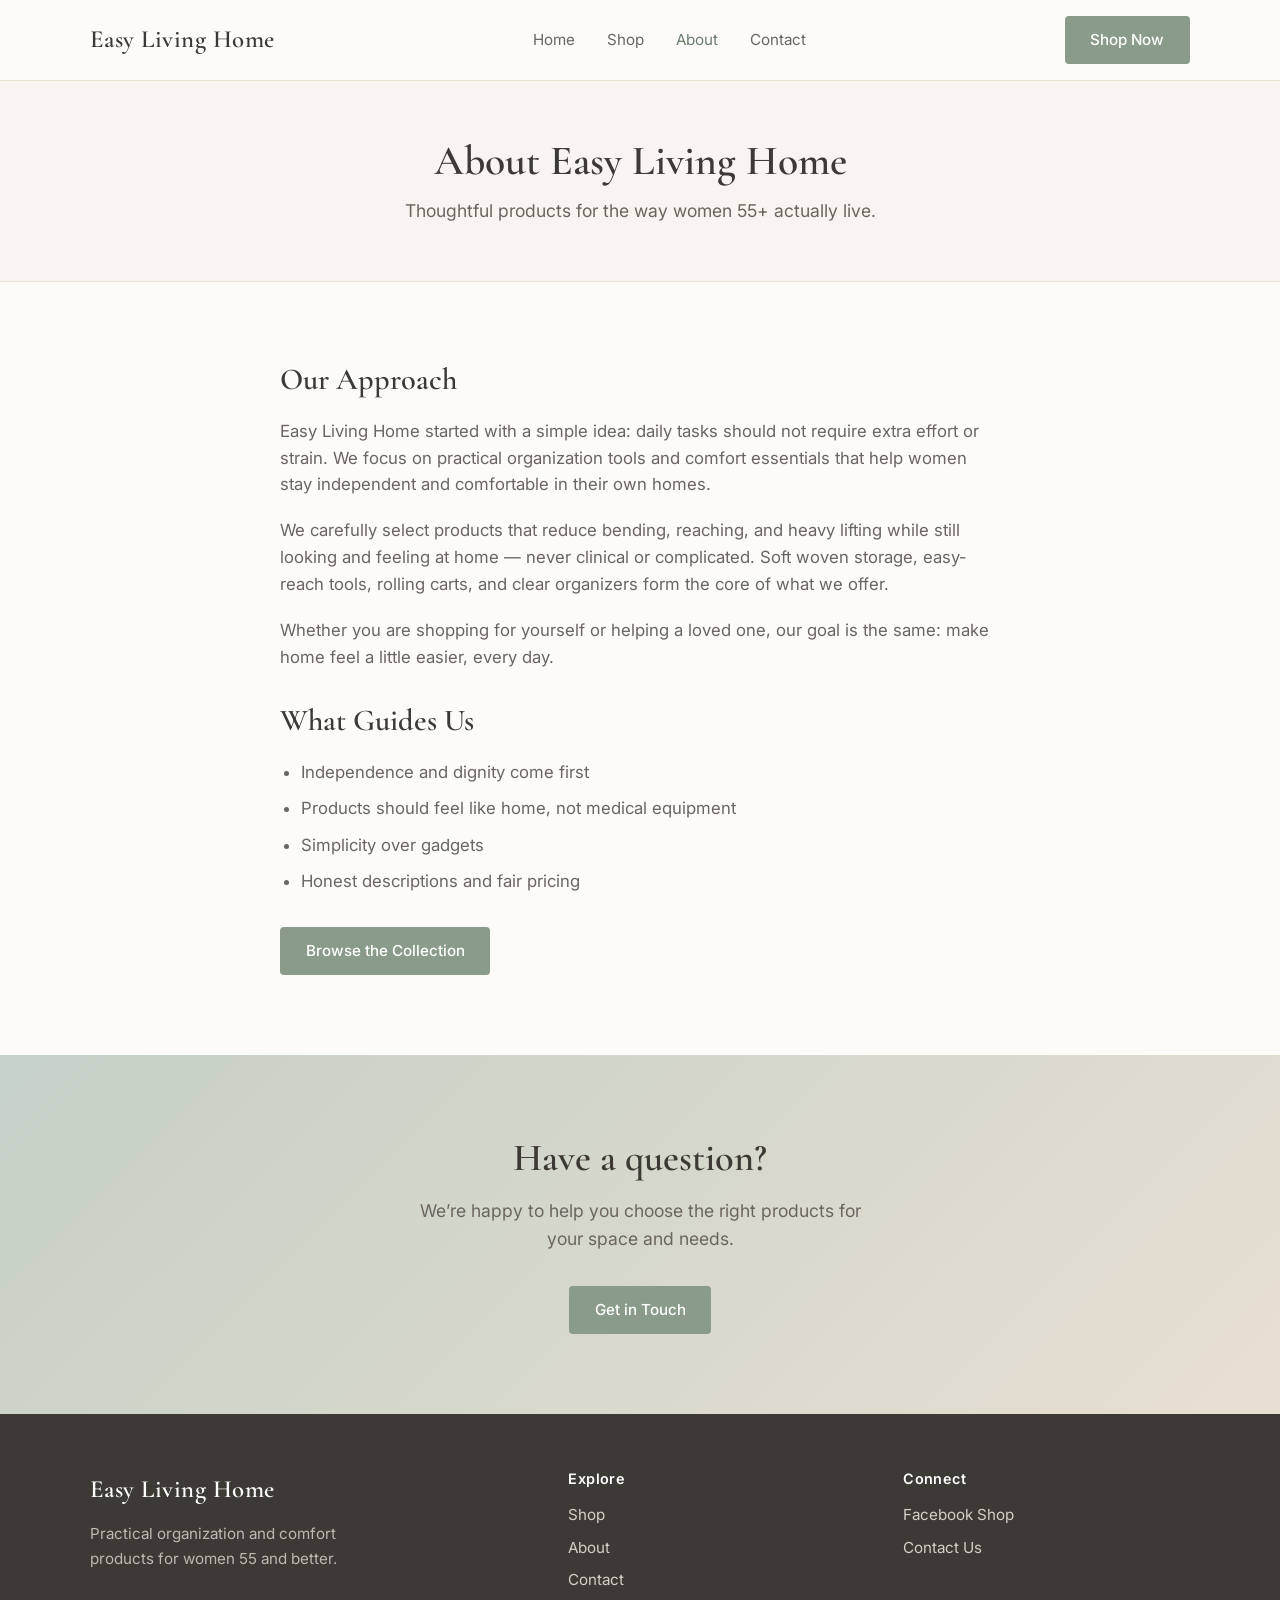
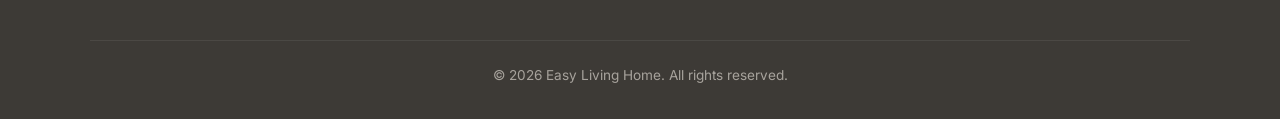
<file: about.html>
<!DOCTYPE html>
<html lang="en">
<head>
  <meta charset="UTF-8" />
  <meta name="viewport" content="width=device-width, initial-scale=1.0" />
  <title>About | Easy Living Home</title>
  <meta name="description" content="Learn about Easy Living Home — practical organization and comfort products for women 55+." />
  <link rel="preconnect" href="https://fonts.googleapis.com">
  <link rel="preconnect" href="https://fonts.gstatic.com" crossorigin>
  <link href="https://fonts.googleapis.com/css2?family=Cormorant+Garamond:wght@400;500;600;700&family=Inter:wght@300;400;500;600&display=swap" rel="stylesheet">
  <link rel="stylesheet" href="css/style.css" />
</head>
<body>
  <header>
    <nav class="nav">
      <a href="index.html" class="logo">Easy Living Home</a>
      <ul class="nav-links">
        <li><a href="index.html">Home</a></li>
        <li><a href="shop.html">Shop</a></li>
        <li><a href="about.html" class="active">About</a></li>
        <li><a href="contact.html">Contact</a></li>
      </ul>
      <a href="shop.html" class="btn">Shop Now</a>
    </nav>
  </header>

  <div class="page-hero">
    <h1>About Easy Living Home</h1>
    <p>Thoughtful products for the way women 55+ actually live.</p>
  </div>

  <section>
    <div class="container" style="max-width:720px;">
      <h2 style="font-size:1.9rem;margin-bottom:1.2rem;">Our Approach</h2>
      <p style="color:var(--text-light);margin-bottom:1.2rem;font-size:1.05rem;">
        Easy Living Home started with a simple idea: daily tasks should not require extra effort or strain. We focus on practical organization tools and comfort essentials that help women stay independent and comfortable in their own homes.
      </p>
      <p style="color:var(--text-light);margin-bottom:1.2rem;font-size:1.05rem;">
        We carefully select products that reduce bending, reaching, and heavy lifting while still looking and feeling at home — never clinical or complicated. Soft woven storage, easy-reach tools, rolling carts, and clear organizers form the core of what we offer.
      </p>
      <p style="color:var(--text-light);margin-bottom:2rem;font-size:1.05rem;">
        Whether you are shopping for yourself or helping a loved one, our goal is the same: make home feel a little easier, every day.
      </p>

      <h2 style="font-size:1.9rem;margin-bottom:1.2rem;">What Guides Us</h2>
      <ul style="color:var(--text-light);padding-left:1.3rem;margin-bottom:2rem;font-size:1.05rem;">
        <li style="margin-bottom:0.6rem;">Independence and dignity come first</li>
        <li style="margin-bottom:0.6rem;">Products should feel like home, not medical equipment</li>
        <li style="margin-bottom:0.6rem;">Simplicity over gadgets</li>
        <li style="margin-bottom:0.6rem;">Honest descriptions and fair pricing</li>
      </ul>

      <a href="shop.html" class="btn">Browse the Collection</a>
    </div>
  </section>

  <section class="cta">
    <div class="container">
      <h2>Have a question?</h2>
      <p>We’re happy to help you choose the right products for your space and needs.</p>
      <a href="contact.html" class="btn">Get in Touch</a>
    </div>
  </section>

  <footer>
    <div class="footer-content">
      <div class="footer-brand">
        <a href="index.html" class="logo">Easy Living Home</a>
        <p>Practical organization and comfort products for women 55 and better.</p>
      </div>
      <div class="footer-links">
        <h4>Explore</h4>
        <ul>
          <li><a href="shop.html">Shop</a></li>
          <li><a href="about.html">About</a></li>
          <li><a href="contact.html">Contact</a></li>
        </ul>
      </div>
      <div class="footer-links">
        <h4>Connect</h4>
        <ul>
          <li><a href="https://www.facebook.com/marketplace" target="_blank" rel="noopener">Facebook Shop</a></li>
          <li><a href="contact.html">Contact Us</a></li>
        </ul>
      </div>
    </div>
    <div class="footer-bottom">
      © 2026 Easy Living Home. All rights reserved.
    </div>
  </footer>
</body>
</html>
</file>
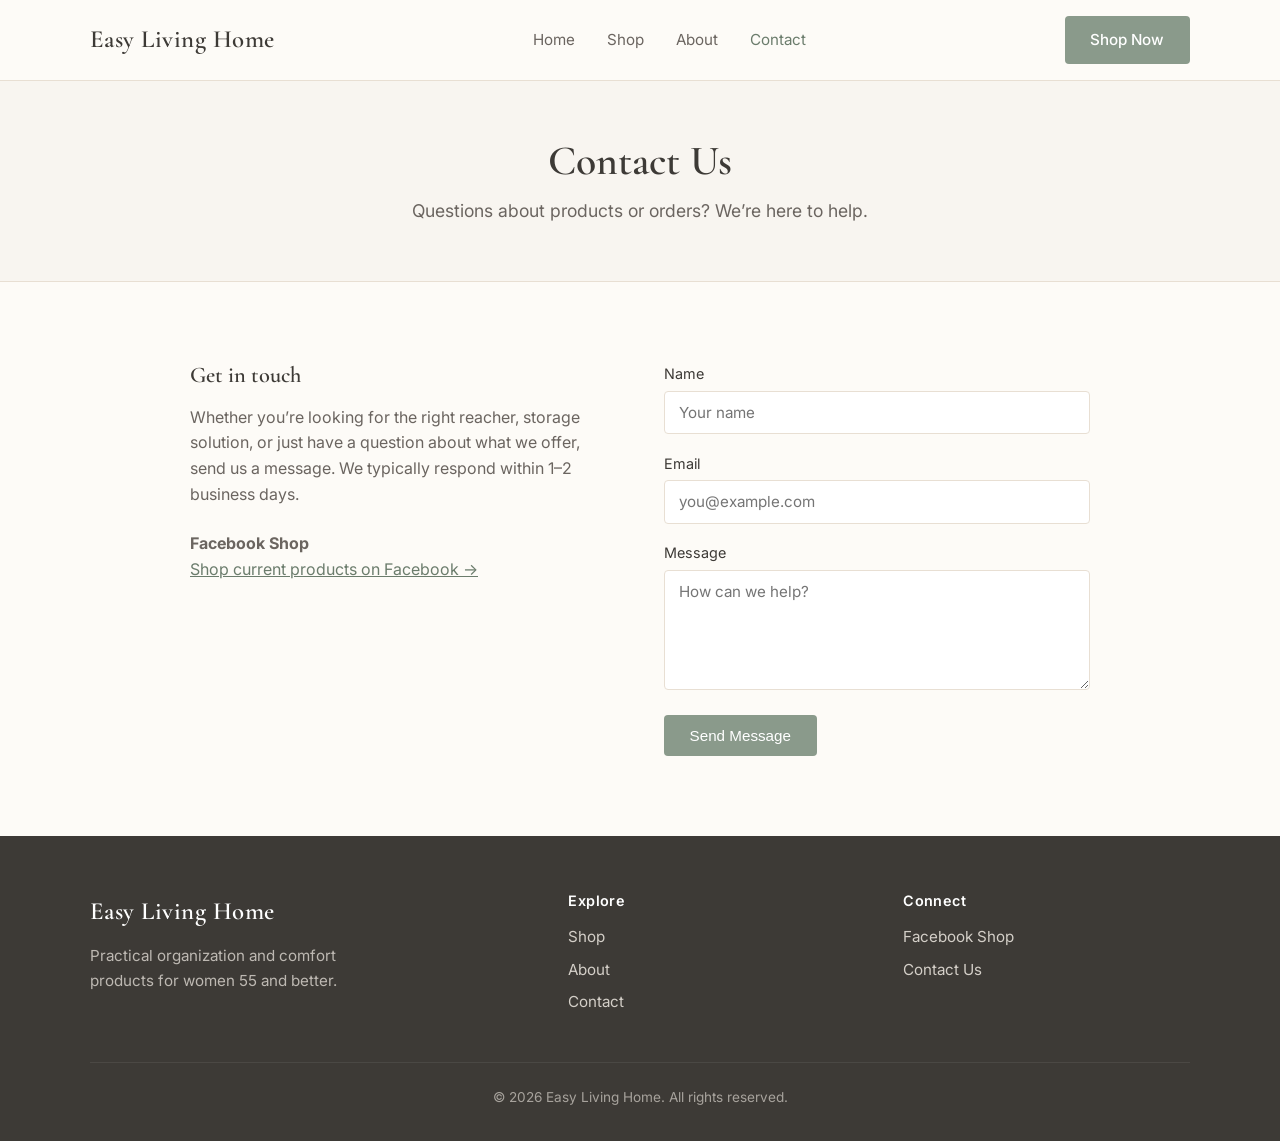
<file: contact.html>
<!DOCTYPE html>
<html lang="en">
<head>
  <meta charset="UTF-8" />
  <meta name="viewport" content="width=device-width, initial-scale=1.0" />
  <title>Contact | Easy Living Home</title>
  <meta name="description" content="Contact Easy Living Home with questions about our products." />
  <link rel="preconnect" href="https://fonts.googleapis.com">
  <link rel="preconnect" href="https://fonts.gstatic.com" crossorigin>
  <link href="https://fonts.googleapis.com/css2?family=Cormorant+Garamond:wght@400;500;600;700&family=Inter:wght@300;400;500;600&display=swap" rel="stylesheet">
  <link rel="stylesheet" href="css/style.css" />
</head>
<body>
  <header>
    <nav class="nav">
      <a href="index.html" class="logo">Easy Living Home</a>
      <ul class="nav-links">
        <li><a href="index.html">Home</a></li>
        <li><a href="shop.html">Shop</a></li>
        <li><a href="about.html">About</a></li>
        <li><a href="contact.html" class="active">Contact</a></li>
      </ul>
      <a href="shop.html" class="btn">Shop Now</a>
    </nav>
  </header>

  <div class="page-hero">
    <h1>Contact Us</h1>
    <p>Questions about products or orders? We’re here to help.</p>
  </div>

  <section>
    <div class="container">
      <div class="contact-grid">
        <div class="contact-info">
          <h3>Get in touch</h3>
          <p>Whether you’re looking for the right reacher, storage solution, or just have a question about what we offer, send us a message. We typically respond within 1–2 business days.</p>
          <p style="margin-top:1.5rem;"><strong>Facebook Shop</strong><br>
          <a href="https://www.facebook.com/marketplace" target="_blank" rel="noopener" style="color:var(--sage-dark);">Shop current products on Facebook →</a></p>
        </div>
        <div class="contact-form">
          <form action="#" method="get" onsubmit="alert('Thank you! This is a demo form. Connect it to a real form service (Formspree, Netlify Forms, etc.) to receive messages.'); return false;">
            <label for="name">Name</label>
            <input type="text" id="name" name="name" required placeholder="Your name" />

            <label for="email">Email</label>
            <input type="email" id="email" name="email" required placeholder="you@example.com" />

            <label for="message">Message</label>
            <textarea id="message" name="message" required placeholder="How can we help?"></textarea>

            <button type="submit" class="btn">Send Message</button>
          </form>
        </div>
      </div>
    </div>
  </section>

  <footer>
    <div class="footer-content">
      <div class="footer-brand">
        <a href="index.html" class="logo">Easy Living Home</a>
        <p>Practical organization and comfort products for women 55 and better.</p>
      </div>
      <div class="footer-links">
        <h4>Explore</h4>
        <ul>
          <li><a href="shop.html">Shop</a></li>
          <li><a href="about.html">About</a></li>
          <li><a href="contact.html">Contact</a></li>
        </ul>
      </div>
      <div class="footer-links">
        <h4>Connect</h4>
        <ul>
          <li><a href="https://www.facebook.com/marketplace" target="_blank" rel="noopener">Facebook Shop</a></li>
          <li><a href="contact.html">Contact Us</a></li>
        </ul>
      </div>
    </div>
    <div class="footer-bottom">
      © 2026 Easy Living Home. All rights reserved.
    </div>
  </footer>
</body>
</html>
</file>
<file: css/style.css>
:root {
  --cream: #f8f5f0;
  --warm-white: #fdfbf7;
  --sage: #8a9a8b;
  --sage-dark: #6b7c6c;
  --sage-light: #c5d0c6;
  --beige: #e8dfd3;
  --text: #3d3a36;
  --text-light: #6b6560;
  --accent: #a67c5d;
}

* {
  margin: 0;
  padding: 0;
  box-sizing: border-box;
}

body {
  font-family: 'Inter', system-ui, -apple-system, sans-serif;
  background-color: var(--warm-white);
  color: var(--text);
  line-height: 1.6;
  -webkit-font-smoothing: antialiased;
}

h1, h2, h3, h4 {
  font-family: 'Cormorant Garamond', Georgia, serif;
  font-weight: 600;
  line-height: 1.2;
}

a {
  color: inherit;
}

/* Header */
header {
  position: sticky;
  top: 0;
  z-index: 100;
  background: rgba(253, 251, 247, 0.95);
  backdrop-filter: blur(10px);
  border-bottom: 1px solid var(--beige);
  padding: 1rem 2rem;
}

.nav {
  max-width: 1100px;
  margin: 0 auto;
  display: flex;
  justify-content: space-between;
  align-items: center;
}

.logo {
  font-family: 'Cormorant Garamond', serif;
  font-size: 1.55rem;
  font-weight: 600;
  color: var(--text);
  text-decoration: none;
  letter-spacing: 0.02em;
}

.nav-links {
  display: flex;
  gap: 2rem;
  list-style: none;
}

.nav-links a {
  text-decoration: none;
  color: var(--text-light);
  font-size: 0.95rem;
  font-weight: 400;
  transition: color 0.2s;
}

.nav-links a:hover,
.nav-links a.active {
  color: var(--sage-dark);
}

.btn {
  display: inline-block;
  padding: 0.75rem 1.6rem;
  background: var(--sage);
  color: white !important;
  text-decoration: none;
  border-radius: 4px;
  font-size: 0.95rem;
  font-weight: 500;
  transition: background 0.2s, transform 0.15s;
  border: none;
  cursor: pointer;
}

.btn:hover {
  background: var(--sage-dark);
  transform: translateY(-1px);
}

.btn-outline {
  background: transparent;
  border: 1.5px solid var(--sage);
  color: var(--sage-dark) !important;
}

.btn-outline:hover {
  background: var(--sage);
  color: white !important;
}

.btn-fb {
  background: #1877f2;
}

.btn-fb:hover {
  background: #0d65d9;
}

/* Hero */
.hero {
  max-width: 1100px;
  margin: 0 auto;
  padding: 4.5rem 2rem 4rem;
  display: grid;
  grid-template-columns: 1.1fr 0.9fr;
  gap: 3.5rem;
  align-items: center;
}

.hero-content h1 {
  font-size: 3.1rem;
  margin-bottom: 1.2rem;
  color: var(--text);
}

.hero-content p {
  font-size: 1.15rem;
  color: var(--text-light);
  margin-bottom: 2rem;
  max-width: 480px;
}

.hero-buttons {
  display: flex;
  gap: 1rem;
  flex-wrap: wrap;
}

.hero-image {
  background: var(--cream);
  border-radius: 12px;
  overflow: hidden;
  aspect-ratio: 4/5;
  position: relative;
  box-shadow: 0 20px 40px -15px rgba(61, 58, 54, 0.12);
}

.hero-image img {
  width: 100%;
  height: 100%;
  object-fit: cover;
}

.hero-badge {
  position: absolute;
  bottom: 1.5rem;
  left: 1.5rem;
  background: rgba(253, 251, 247, 0.92);
  padding: 0.6rem 1.1rem;
  border-radius: 6px;
  font-size: 0.85rem;
  color: var(--text);
  font-weight: 500;
}

/* Sections */
section {
  padding: 5rem 2rem;
}

.container {
  max-width: 1100px;
  margin: 0 auto;
}

.section-header {
  text-align: center;
  margin-bottom: 3.5rem;
}

.section-header h2 {
  font-size: 2.4rem;
  margin-bottom: 0.75rem;
}

.section-header p {
  color: var(--text-light);
  font-size: 1.1rem;
  max-width: 520px;
  margin: 0 auto;
}

/* Benefits */
.benefits {
  background: var(--cream);
}

.benefits-grid {
  display: grid;
  grid-template-columns: repeat(3, 1fr);
  gap: 2rem;
}

.benefit-card {
  background: var(--warm-white);
  padding: 2rem;
  border-radius: 10px;
  text-align: center;
  border: 1px solid var(--beige);
}

.benefit-icon {
  width: 52px;
  height: 52px;
  background: var(--sage-light);
  border-radius: 50%;
  display: flex;
  align-items: center;
  justify-content: center;
  margin: 0 auto 1.25rem;
  font-size: 1.3rem;
  color: var(--sage-dark);
}

.benefit-card h3 {
  font-size: 1.35rem;
  margin-bottom: 0.6rem;
}

.benefit-card p {
  color: var(--text-light);
  font-size: 0.95rem;
}

/* Products */
.products-grid {
  display: grid;
  grid-template-columns: repeat(auto-fit, minmax(260px, 1fr));
  gap: 1.75rem;
}

.product-card {
  background: white;
  border-radius: 10px;
  overflow: hidden;
  border: 1px solid var(--beige);
  transition: transform 0.2s, box-shadow 0.2s;
  display: flex;
  flex-direction: column;
}

.product-card:hover {
  transform: translateY(-4px);
  box-shadow: 0 12px 30px -10px rgba(61, 58, 54, 0.12);
}

.product-image {
  height: 220px;
  background: var(--cream);
  display: flex;
  align-items: center;
  justify-content: center;
  position: relative;
  overflow: hidden;
}

.product-image img {
  width: 100%;
  height: 100%;
  object-fit: cover;
}

.product-info {
  padding: 1.4rem;
  flex: 1;
  display: flex;
  flex-direction: column;
}

.product-info h3 {
  font-size: 1.25rem;
  margin-bottom: 0.4rem;
}

.product-info p {
  color: var(--text-light);
  font-size: 0.9rem;
  margin-bottom: 1rem;
  flex: 1;
}

.product-price {
  font-weight: 600;
  color: var(--sage-dark);
  font-size: 1.05rem;
  margin-bottom: 0.8rem;
}

.product-actions {
  display: flex;
  gap: 0.6rem;
}

.product-actions .btn {
  flex: 1;
  text-align: center;
  padding: 0.6rem 0.8rem;
  font-size: 0.88rem;
}

/* About */
.about {
  background: var(--cream);
}

.about-content {
  display: grid;
  grid-template-columns: 1fr 1fr;
  gap: 3.5rem;
  align-items: center;
}

.about-text h2 {
  font-size: 2.3rem;
  margin-bottom: 1.2rem;
}

.about-text p {
  color: var(--text-light);
  margin-bottom: 1rem;
  font-size: 1.05rem;
}

.about-image {
  border-radius: 12px;
  overflow: hidden;
  aspect-ratio: 5/4;
  background: var(--beige);
  box-shadow: 0 15px 35px -12px rgba(61, 58, 54, 0.15);
}

.about-image img {
  width: 100%;
  height: 100%;
  object-fit: cover;
}

/* CTA */
.cta {
  text-align: center;
  padding: 5rem 2rem;
  background: linear-gradient(135deg, var(--sage-light) 0%, var(--beige) 100%);
}

.cta h2 {
  font-size: 2.4rem;
  margin-bottom: 1rem;
}

.cta p {
  color: var(--text-light);
  margin-bottom: 2rem;
  font-size: 1.1rem;
  max-width: 480px;
  margin-left: auto;
  margin-right: auto;
}

/* Page Hero */
.page-hero {
  background: var(--cream);
  padding: 3.5rem 2rem;
  text-align: center;
  border-bottom: 1px solid var(--beige);
}

.page-hero h1 {
  font-size: 2.6rem;
  margin-bottom: 0.6rem;
}

.page-hero p {
  color: var(--text-light);
  font-size: 1.1rem;
  max-width: 520px;
  margin: 0 auto;
}

/* Contact */
.contact-grid {
  display: grid;
  grid-template-columns: 1fr 1fr;
  gap: 3rem;
  max-width: 900px;
  margin: 0 auto;
}

.contact-info h3 {
  font-size: 1.4rem;
  margin-bottom: 1rem;
}

.contact-info p {
  color: var(--text-light);
  margin-bottom: 1.5rem;
}

.contact-form label {
  display: block;
  font-size: 0.9rem;
  margin-bottom: 0.35rem;
  color: var(--text);
}

.contact-form input,
.contact-form textarea {
  width: 100%;
  padding: 0.7rem 0.9rem;
  border: 1px solid var(--beige);
  border-radius: 4px;
  margin-bottom: 1.1rem;
  font-family: inherit;
  font-size: 0.95rem;
  background: white;
}

.contact-form textarea {
  min-height: 120px;
  resize: vertical;
}

/* Footer */
footer {
  background: var(--text);
  color: #d4cfc8;
  padding: 3.5rem 2rem 2rem;
}

.footer-content {
  max-width: 1100px;
  margin: 0 auto;
  display: grid;
  grid-template-columns: 1.5fr 1fr 1fr;
  gap: 3rem;
  margin-bottom: 2.5rem;
}

.footer-brand .logo {
  color: white;
  display: block;
  margin-bottom: 0.8rem;
}

.footer-brand p {
  font-size: 0.95rem;
  opacity: 0.85;
  max-width: 280px;
}

.footer-links h4 {
  color: white;
  font-family: 'Inter', sans-serif;
  font-size: 0.9rem;
  font-weight: 600;
  margin-bottom: 1rem;
  letter-spacing: 0.03em;
}

.footer-links ul {
  list-style: none;
}

.footer-links a {
  color: #d4cfc8;
  text-decoration: none;
  font-size: 0.95rem;
  display: block;
  margin-bottom: 0.5rem;
  transition: color 0.2s;
}

.footer-links a:hover {
  color: white;
}

.footer-bottom {
  max-width: 1100px;
  margin: 0 auto;
  padding-top: 1.5rem;
  border-top: 1px solid rgba(255,255,255,0.1);
  font-size: 0.85rem;
  opacity: 0.7;
  text-align: center;
}

/* Responsive */
@media (max-width: 900px) {
  .hero {
    grid-template-columns: 1fr;
    padding-top: 3rem;
    text-align: center;
  }
  .hero-content p {
    margin-left: auto;
    margin-right: auto;
  }
  .hero-buttons {
    justify-content: center;
  }
  .benefits-grid {
    grid-template-columns: 1fr;
  }
  .about-content {
    grid-template-columns: 1fr;
  }
  .contact-grid {
    grid-template-columns: 1fr;
  }
  .footer-content {
    grid-template-columns: 1fr;
    gap: 2rem;
  }
  .nav-links {
    display: none;
  }
}

@media (max-width: 600px) {
  .hero-content h1 {
    font-size: 2.3rem;
  }
  section {
    padding: 3.5rem 1.25rem;
  }
  .page-hero h1 {
    font-size: 2.1rem;
  }
}
</file>
